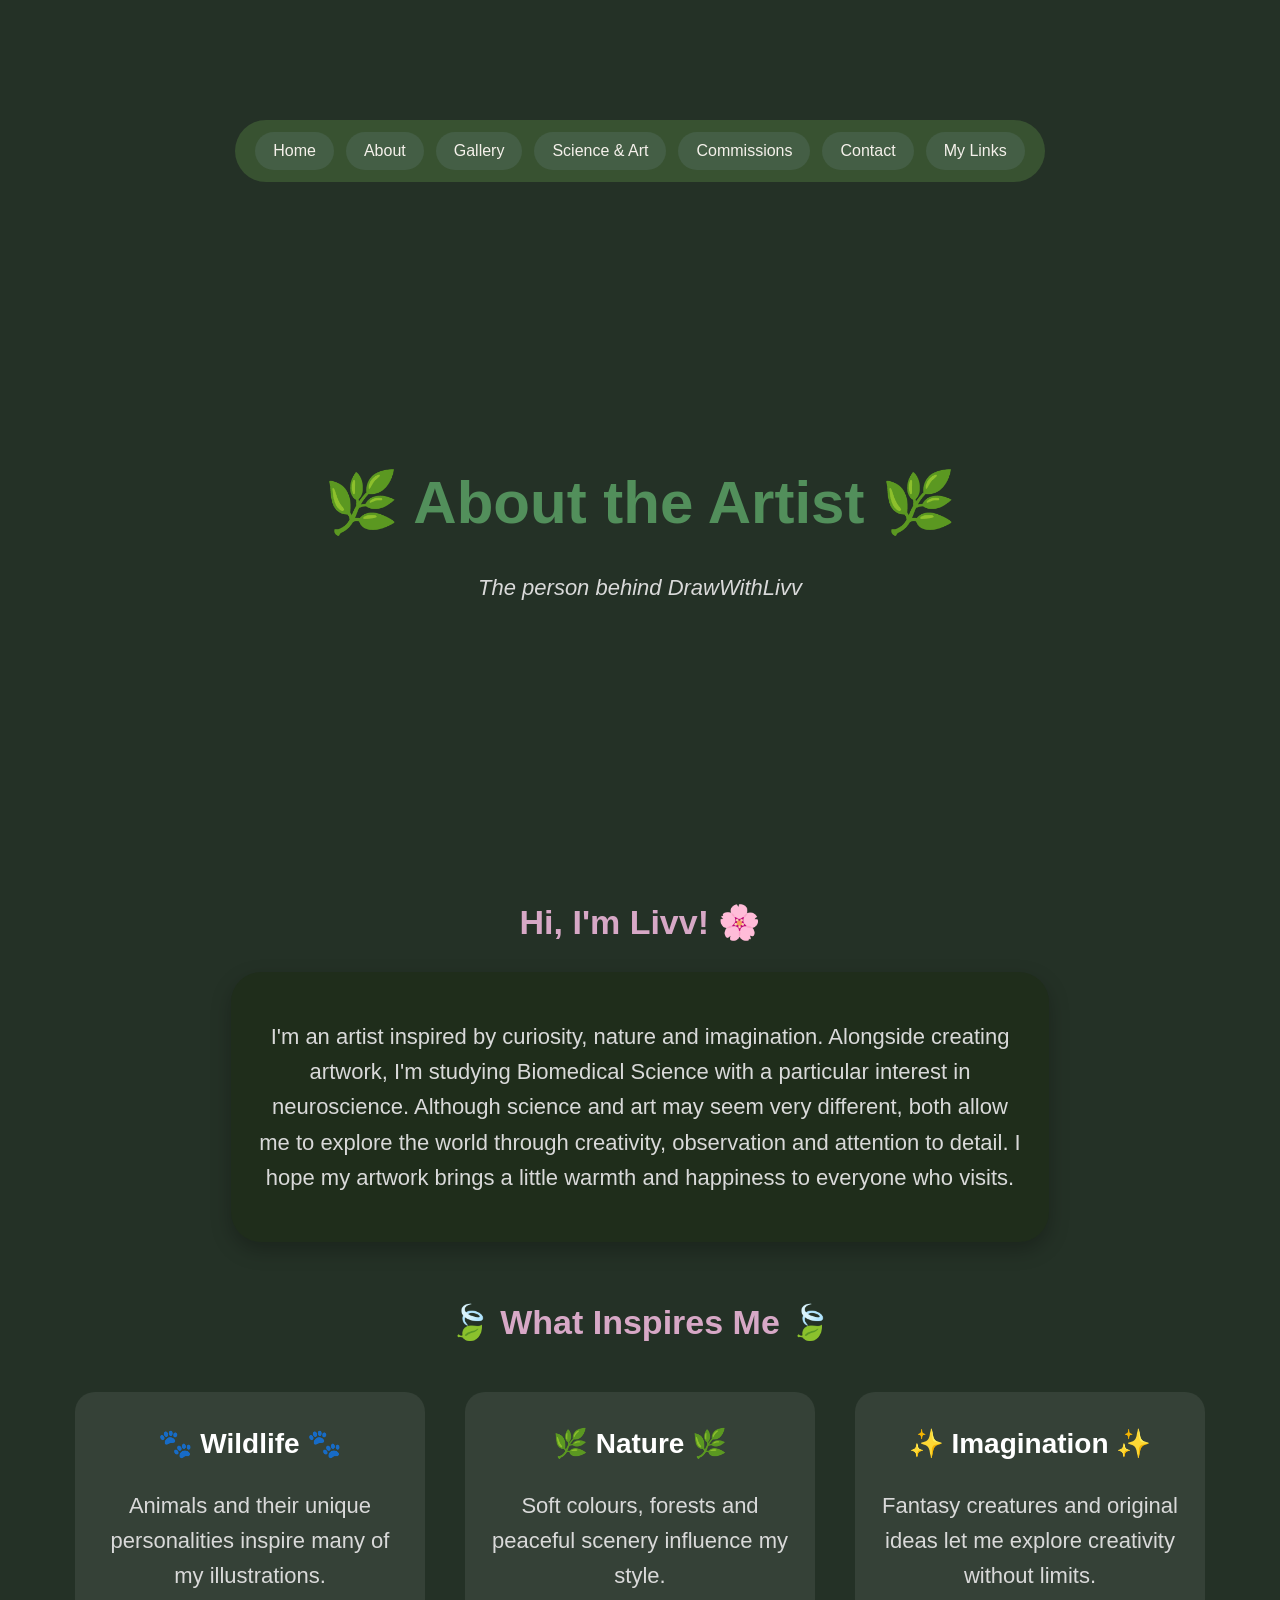
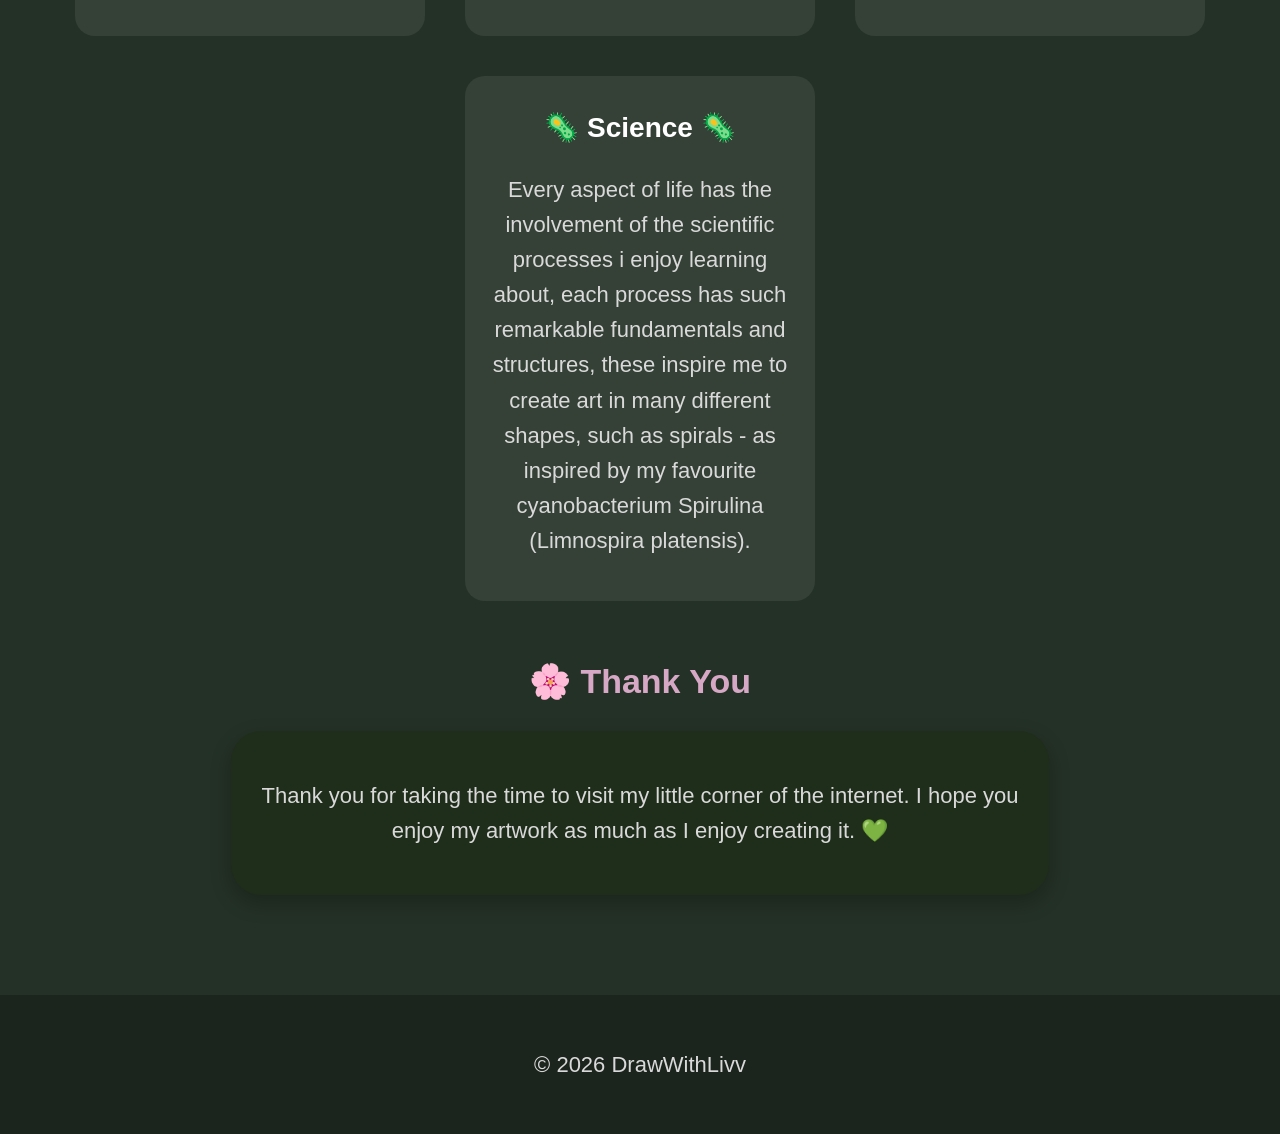
<file: about.html>
<!DOCTYPE html>
<html lang="en">

<head>
<!-- Google tag (gtag.js) -->
<script async src="https://www.googletagmanager.com/gtag/js?id=G-Z549JHGPP0"></script>
<script>
  window.dataLayer = window.dataLayer || [];
  function gtag(){dataLayer.push(arguments);}
  gtag('js', new Date());

  gtag('config', 'G-Z549JHGPP0');
</script>
<meta charset="UTF-8">

<meta name="viewport" content="width=device-width, initial-scale=1.0">

<title>About | DrawWithLivv</title>

<link rel="stylesheet" href="style.css">

</head>

<body>

<nav>
    <a href="index.html">Home</a>
    <a href="about.html">About</a>
    <a href="index.html#art">Gallery</a>
  <a href="science-art.html#art">Science & Art</a>
    <a href="commissions.html">Commissions</a>
    <a href="index.html#contact">Contact</a>
   <a href="links.html">My Links</a>
</nav>
<header class="hero">

<h1>🌿 About the Artist 🌿</h1>

<p class="tagline">

The person behind DrawWithLivv

</p>

</header>

<section>

<h2>Hi, I'm Livv! 🌸</h2>

<div class="note">

<p>

I'm an artist inspired by curiosity, nature and imagination.

Alongside creating artwork, I'm studying Biomedical Science with a particular interest in neuroscience.

Although science and art may seem very different, both allow me to explore the world through creativity, observation and attention to detail.

I hope my artwork brings a little warmth and happiness to everyone who visits.

</p>

</div>

</section>

<section>

<h2>🍃 What Inspires Me 🍃</h2>

<div class="gallery">

<div class="artwork">

<h3>🐾 Wildlife 🐾</h3>

<p>

Animals and their unique personalities inspire many of my illustrations.

</p>

</div>

<div class="artwork">

<h3>🌿 Nature 🌿</h3>

<p>

Soft colours, forests and peaceful scenery influence my style.

</p>

</div>

<div class="artwork">

<h3>✨ Imagination ✨</h3>

<p>

Fantasy creatures and original ideas let me explore creativity without limits.

</p>

</div>

<div class="artwork">

<h3>🦠 Science 🦠 </h3>

<p>

Every aspect of life has the involvement of the scientific processes i enjoy learning about, each process has such remarkable fundamentals and structures, these inspire me to create art in many different shapes, such as spirals - as inspired by my favourite cyanobacterium Spirulina (Limnospira platensis).

</p>

</div>


</div>

</section>

<section>

<h2>🌸 Thank You</h2>

<div class="note">

<p>

Thank you for taking the time to visit my little corner of the internet.

I hope you enjoy my artwork as much as I enjoy creating it.

💚

</p>

</div>

</section>

<footer>

<p>

© 2026 DrawWithLivv

</p>

</footer>

</body>

</html>
</file>
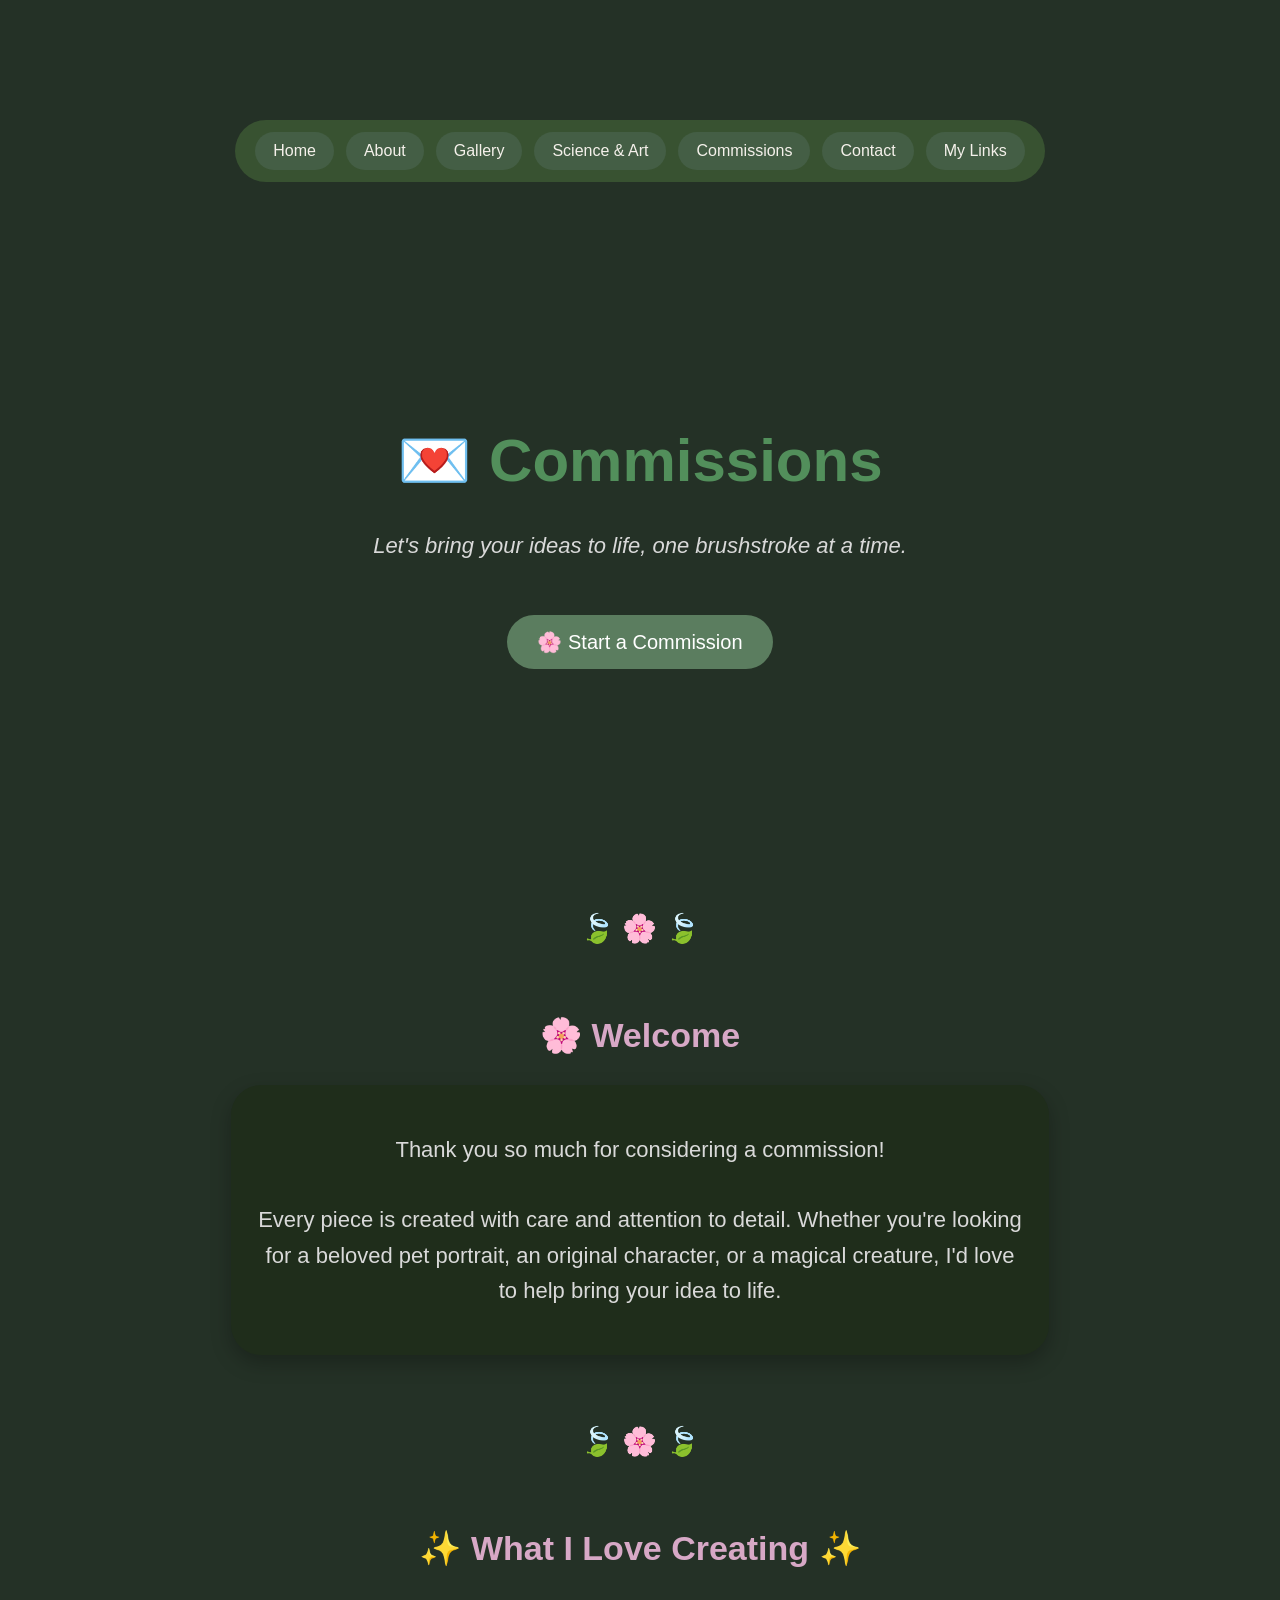
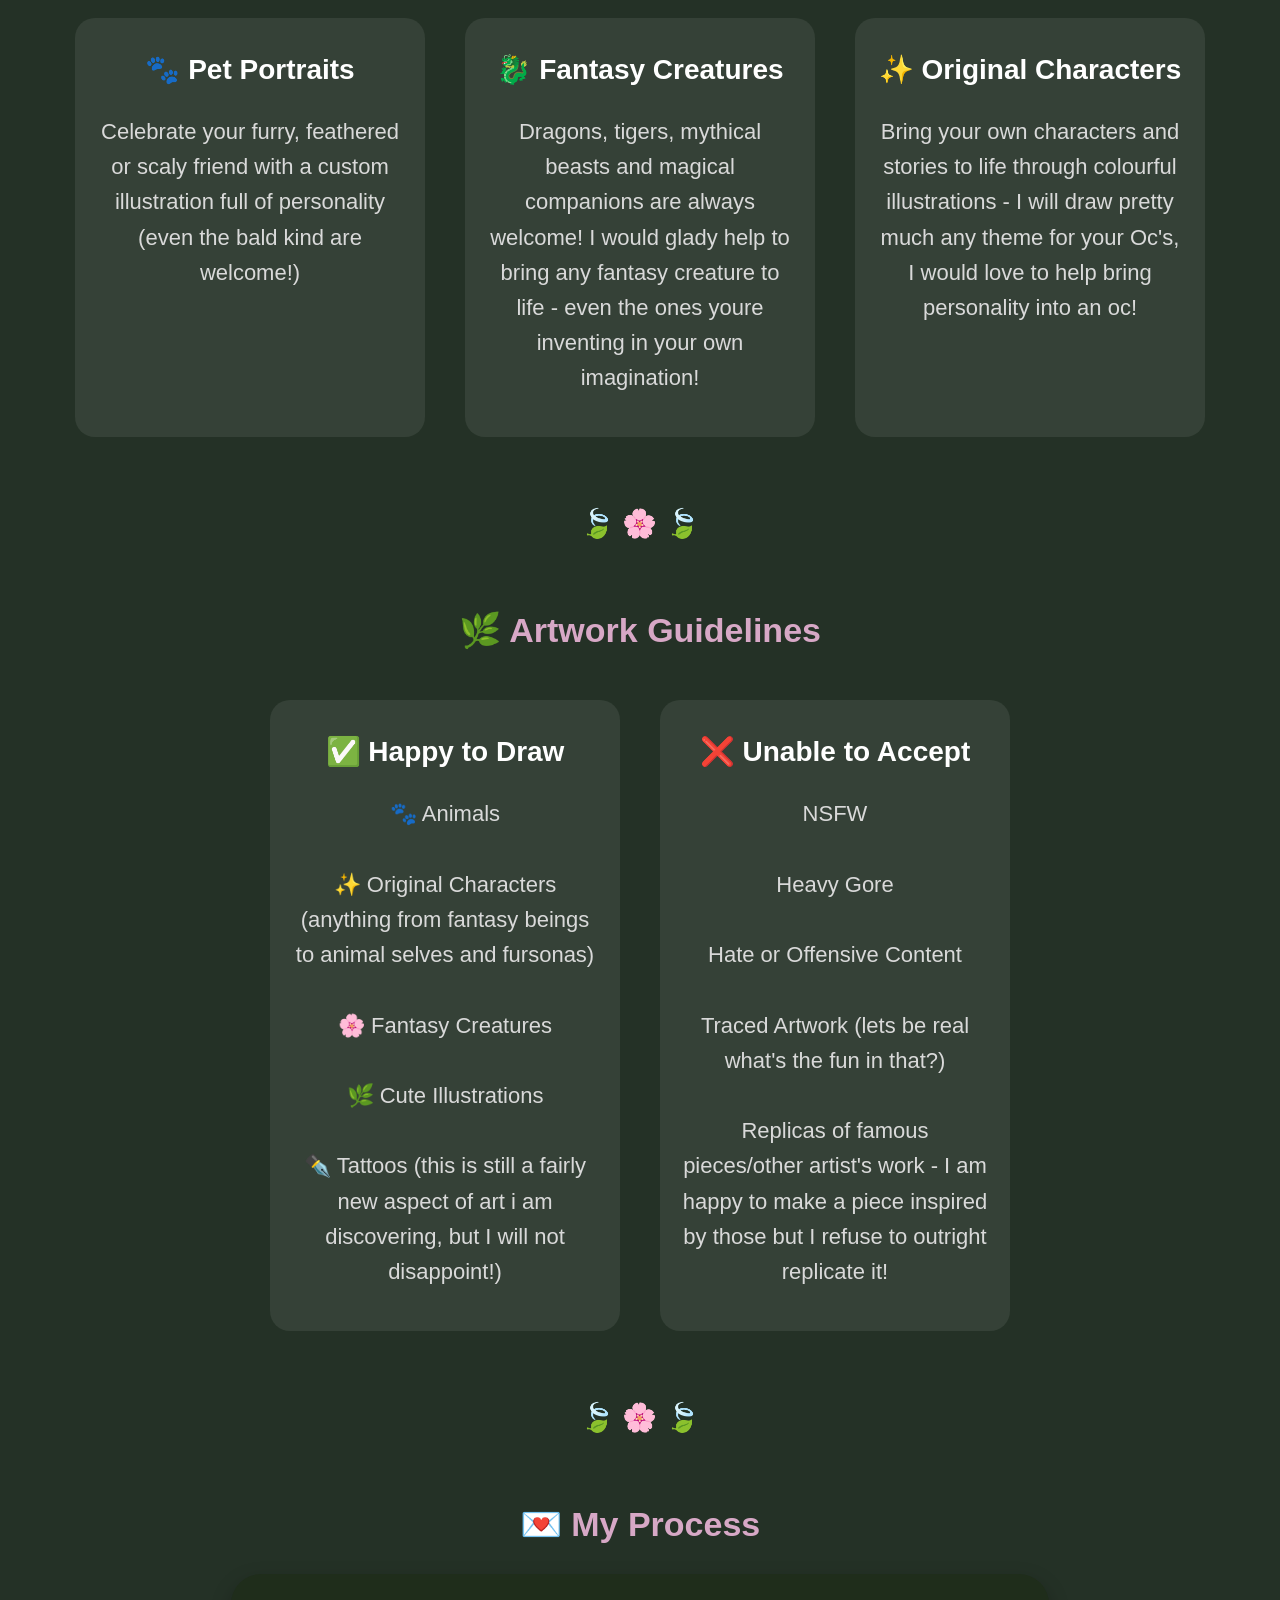
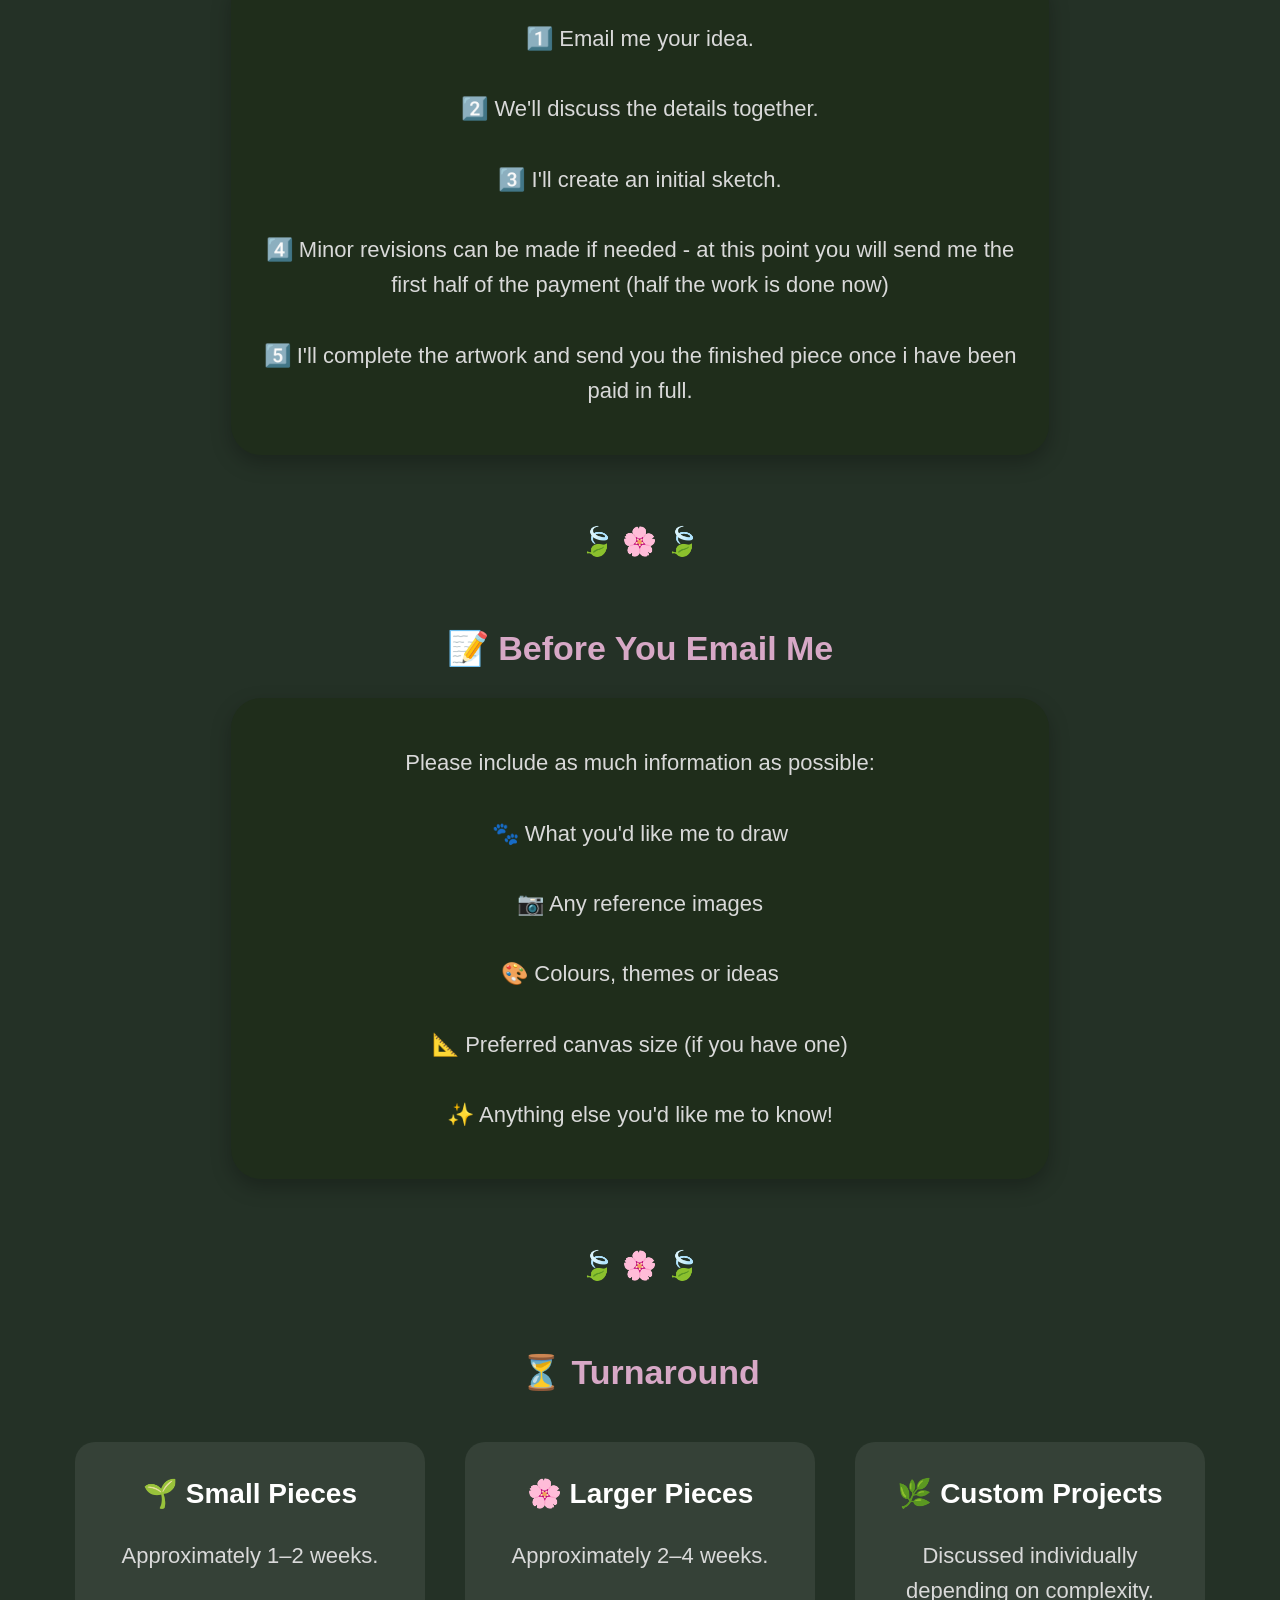
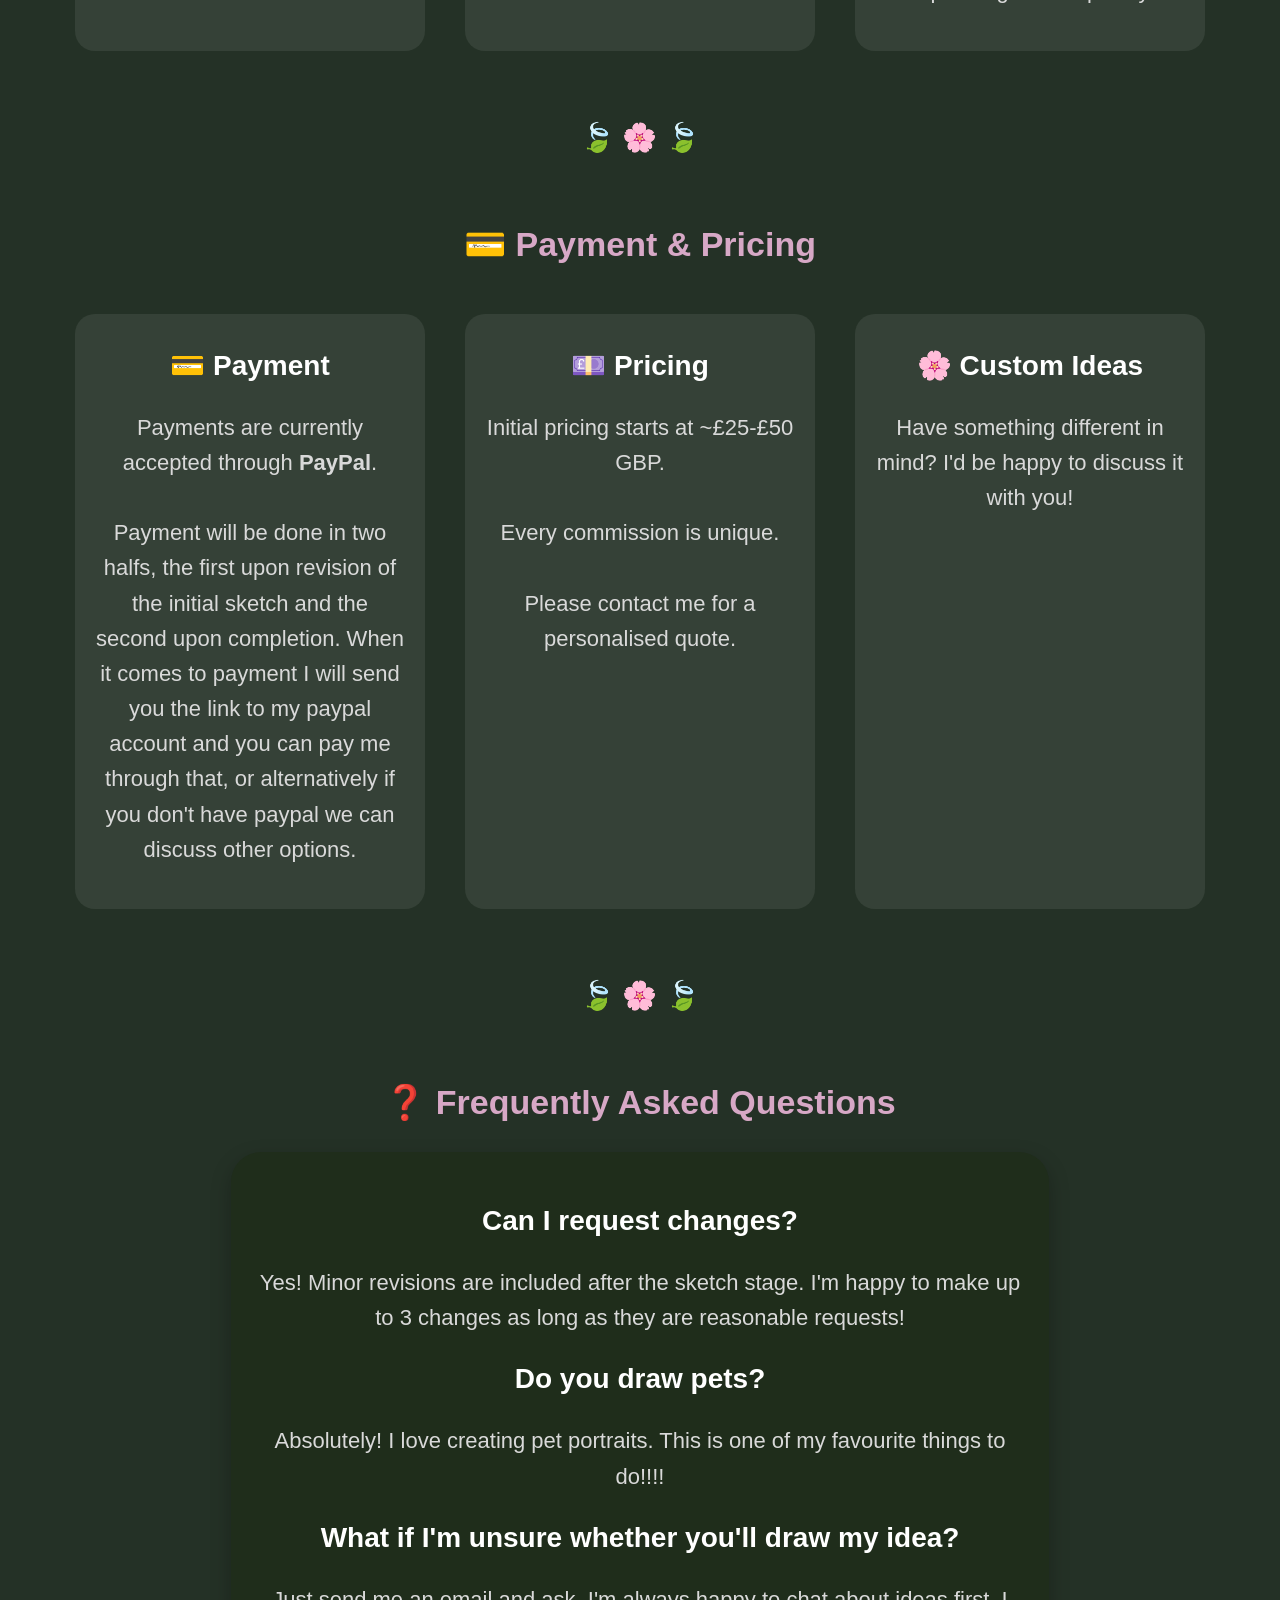
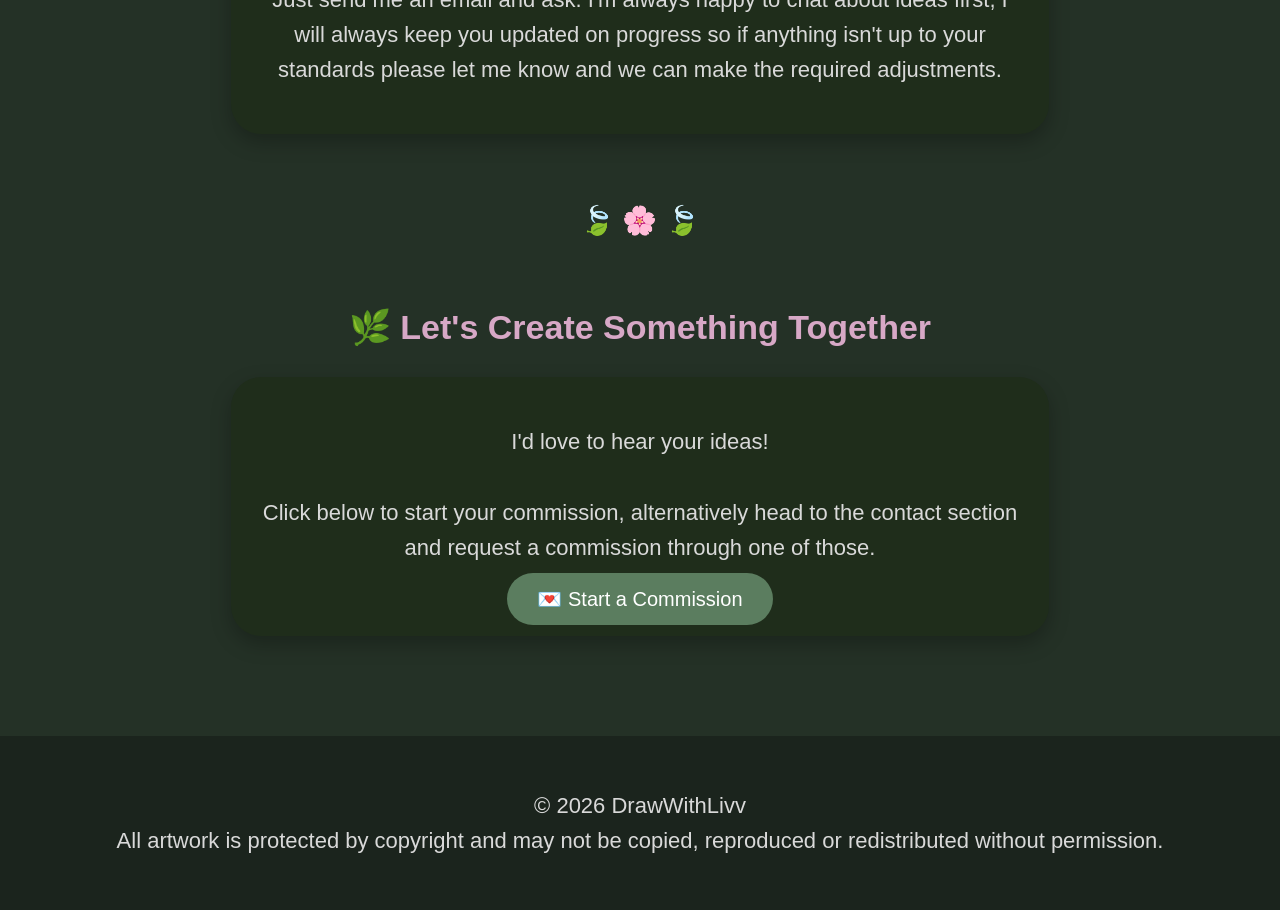
<file: commissions.html>
<!DOCTYPE html>
<html lang="en">

<head>
   
  <!--- pinterest --->
    <meta name="p:domain_verify" content="30b4c8f809db06b66f9fc21a6976aa6a"/> 
  
  <!-- Google tag (gtag.js) -->
<script async src="https://www.googletagmanager.com/gtag/js?id=G-Z549JHGPP0"></script>
<script>
  window.dataLayer = window.dataLayer || [];
  function gtag(){dataLayer.push(arguments);}
  gtag('js', new Date());

  gtag('config', 'G-Z549JHGPP0');
</script>
    <meta charset="UTF-8">
    <meta name="viewport" content="width=device-width, initial-scale=1.0">

    <title>DrawWithLivv | Commissions</title>

    <link rel="stylesheet" href="style.css">

</head>

<body>

<nav>
    <a href="index.html">Home</a>
    <a href="about.html">About</a>
   <a href="Gallery.html#art">Gallery</a>
   <a href="science-art.html#art">Science & Art</a>
    <a href="commissions.html">Commissions</a>
    <a href="index.html#contact">Contact</a>
   <a href="links.html">My Links</a>
</nav>

<header class="hero">

    <h1>💌 Commissions</h1>

    <p class="tagline">
        Let's bring your ideas to life, one brushstroke at a time.
    </p>

    <a href="mailto:drawwithlivv@gmail.com" class="hero-button">
        🌸 Start a Commission
    </a>

</header>

<div class="divider">🍃 🌸 🍃</div>

<section>

<h2>🌸 Welcome</h2>

<div class="note">

<p>

Thank you so much for considering a commission!

<br><br>

Every piece is created with care and attention to detail. Whether you're looking for a beloved pet portrait, an original character, or a magical creature, I'd love to help bring your idea to life.

</p>

</div>

</section>

<div class="divider">🍃 🌸 🍃</div>

<section>

<h2>✨ What I Love Creating ✨</h2>

<div class="gallery">

<div class="artwork">

<h3>🐾 Pet Portraits</h3>

<p>
Celebrate your furry, feathered or scaly friend with a custom illustration full of personality (even the bald kind are welcome!)
</p>

</div>

<div class="artwork">

<h3>🐉 Fantasy Creatures</h3>

<p>
Dragons, tigers, mythical beasts and magical companions are always welcome! I would glady help to bring any fantasy creature to life - even the ones youre inventing in your own imagination!
</p>

</div>

<div class="artwork">

<h3>✨ Original Characters</h3>

<p>
Bring your own characters and stories to life through colourful illustrations - I will draw pretty much any theme for your Oc's, I would love to help bring personality into an oc!
</p>

</div>

</div>

</section>

<div class="divider">🍃 🌸 🍃</div>

<section>

<h2>🌿 Artwork Guidelines</h2>

<div class="gallery">

<div class="artwork">

<h3>✅ Happy to Draw</h3>

<p>

🐾 Animals

<br><br>

✨ Original Characters (anything from fantasy beings to animal selves and fursonas)

<br><br>

🌸 Fantasy Creatures 

<br><br>

🌿 Cute Illustrations 

<br><br>

✒️ Tattoos (this is still a fairly new aspect of art i am discovering, but I will not disappoint!)

</p>

</div>

<div class="artwork">

<h3>❌ Unable to Accept</h3>

<p>

NSFW

<br><br>

Heavy Gore

<br><br>

Hate or Offensive Content

<br><br>

Traced Artwork (lets be real what's the fun in that?)

<br><br>

Replicas of famous pieces/other artist's work - I am happy to make a piece inspired by those but I refuse to outright replicate it!
  
</p>

</div>

</div>

</section>

<div class="divider">🍃 🌸 🍃</div>

<section>

<h2>💌 My Process</h2>

<div class="note">

<p>

1️⃣ Email me your idea.

<br><br>

2️⃣ We'll discuss the details together.

<br><br>

3️⃣ I'll create an initial sketch.

<br><br>

4️⃣ Minor revisions can be made if needed - at this point you will send me the first half of the payment (half the work is done now)

<br><br>

5️⃣ I'll complete the artwork and send you the finished piece once i have been paid in full.

</p>

</div>

</section>

<div class="divider">🍃 🌸 🍃</div>

<section>

<h2>📝 Before You Email Me</h2>

<div class="note">

<p>

Please include as much information as possible:

<br><br>

🐾 What you'd like me to draw

<br><br>

📷 Any reference images

<br><br>

🎨 Colours, themes or ideas

<br><br>

📐 Preferred canvas size (if you have one)

<br><br>

✨ Anything else you'd like me to know!

</p>

</div>

</section>

<div class="divider">🍃 🌸 🍃</div>

<section>

<h2>⏳ Turnaround</h2>

<div class="gallery">

<div class="artwork">

<h3>🌱 Small Pieces</h3>

<p>Approximately 1–2 weeks.</p>

</div>

<div class="artwork">

<h3>🌸 Larger Pieces</h3>

<p>Approximately 2–4 weeks.</p>

</div>

<div class="artwork">

<h3>🌿 Custom Projects</h3>

<p>Discussed individually depending on complexity.</p>

</div>

</div>

</section>

<div class="divider">🍃 🌸 🍃</div>

<section>

<h2>💳 Payment & Pricing</h2>

<div class="gallery">

<div class="artwork">

<h3>💳 Payment</h3>

<p>

Payments are currently accepted through <strong>PayPal</strong>.

<br><br>

Payment will be done in two halfs, the first upon revision of the initial sketch and the second upon completion. When it comes to payment I will send you the link to my paypal account and you can pay me through that, or alternatively if you don't have paypal we can discuss other options.

</p>

</div>

<div class="artwork">

<h3>💷 Pricing</h3>

<p>

Initial pricing starts at ~£25-£50 GBP. 

<br><br>

Every commission is unique.

<br><br>

Please contact me for a personalised quote.

</p>

</div>

<div class="artwork">

<h3>🌸 Custom Ideas</h3>

<p>

Have something different in mind?

I'd be happy to discuss it with you!

</p>

</div>

</div>

</section>

<div class="divider">🍃 🌸 🍃</div>

<section>

<h2>❓ Frequently Asked Questions</h2>

<div class="note">

<h3>Can I request changes?</h3>

<p>
Yes! Minor revisions are included after the sketch stage. I'm happy to make up to 3 changes as long as they are reasonable requests!
</p>

<h3>Do you draw pets?</h3>

<p>
Absolutely! I love creating pet portraits. This is one of my favourite things to do!!!!
</p>

<h3>What if I'm unsure whether you'll draw my idea?</h3>

<p>
Just send me an email and ask. I'm always happy to chat about ideas first, I will always keep you updated on progress so if anything isn't up to your standards please let me know and we can make the required adjustments. 
</p>

</div>

</section>

<div class="divider">🍃 🌸 🍃</div>

<section>

<h2>🌿 Let's Create Something Together</h2>

<div class="note">

<p>

I'd love to hear your ideas!

<br><br>

Click below to start your commission, alternatively head to the contact section and request a commission through one of those.

</p>

<a href="mailto:drawwithlivv@gmail.com?subject=Commission%20Enquiry" class="hero-button">
    💌 Start a Commission
</a>

</div>

</section>

<footer>

<p>

© 2026 DrawWithLivv

<br>

All artwork is protected by copyright and may not be copied, reproduced or redistributed without permission.

</p>

</footer>

</body>

</html>
</file>
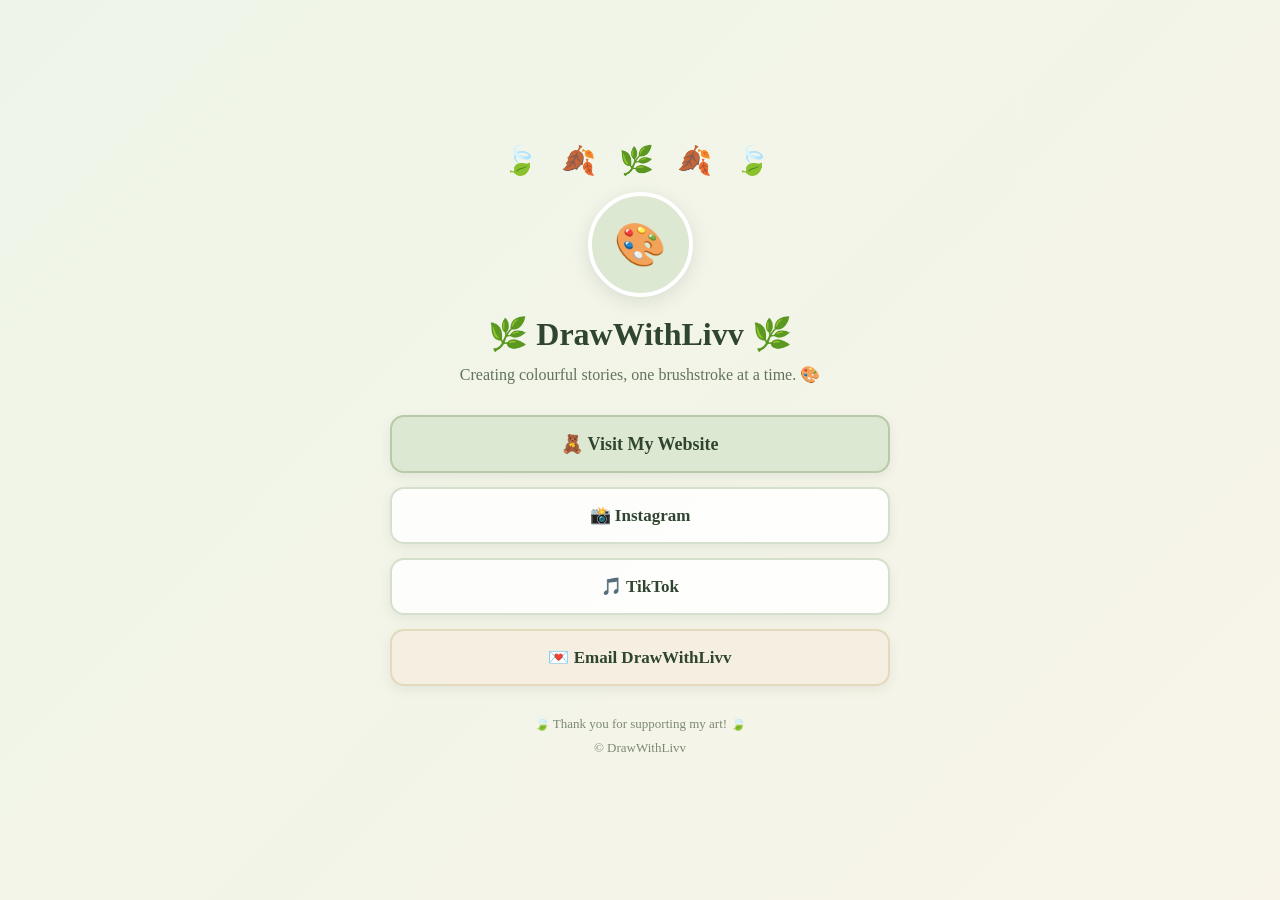
<file: links.html>
<!DOCTYPE html>
<html lang="en">
<head>
    <meta charset="UTF-8">
    <meta name="viewport" content="width=device-width, initial-scale=1.0">

    <title>DrawWithLivv | My Links</title>

    <style>
        * {
            box-sizing: border-box;
        }

        body {
            margin: 0;
            min-height: 100vh;
            font-family: Georgia, "Times New Roman", serif;
            background: linear-gradient(135deg, #eef5e8, #f8f4e9);
            color: #30452f;

            display: flex;
            justify-content: center;
            align-items: center;

            padding: 30px 15px;
        }

        .container {
            width: 100%;
            max-width: 500px;
            text-align: center;
        }

        .decor {
            font-size: 28px;
            letter-spacing: 8px;
            margin-bottom: 15px;
        }

        .profile {
            width: 105px;
            height: 105px;
            border-radius: 50%;
            margin: 0 auto 18px;

            background: #dce8d2;
            border: 4px solid #ffffff;

            display: flex;
            justify-content: center;
            align-items: center;

            font-size: 42px;

            box-shadow: 0 5px 18px rgba(48, 69, 47, 0.12);
        }

        h1 {
            margin: 0;
            font-size: 32px;
            color: #30452f;
        }

        .tagline {
            margin: 10px 0 28px;
            font-size: 16px;
            color: #61735c;
            line-height: 1.5;
        }

        .links {
            display: flex;
            flex-direction: column;
            gap: 14px;
        }

        .link {
            display: block;
            width: 100%;

            padding: 16px 20px;

            background: rgba(255, 255, 255, 0.88);
            color: #30452f;

            text-decoration: none;
            font-size: 17px;
            font-weight: bold;

            border: 2px solid #d4dfcc;
            border-radius: 14px;

            box-shadow: 0 4px 12px rgba(48, 69, 47, 0.08);

            transition: all 0.2s ease;
        }

        .link:hover {
            transform: translateY(-3px);
            background: #ffffff;
            border-color: #9caf91;
            box-shadow: 0 7px 18px rgba(48, 69, 47, 0.14);
        }

        .main-link {
            background: #dce8d2;
            border-color: #b8caaa;
            font-size: 18px;
        }

        .main-link:hover {
            background: #d3e1c8;
        }

        .discord {
            background: #e6eee0;
        }

        .email {
            background: #f4efe1;
            border-color: #e4d9bd;
        }

        .footer {
            margin-top: 30px;
            font-size: 13px;
            color: #7b8976;
        }

        .footer span {
            display: block;
            margin-top: 8px;
        }

        @media (max-width: 500px) {
            body {
                padding: 25px 14px;
            }

            h1 {
                font-size: 28px;
            }

            .link {
                padding: 15px 18px;
            }
        }
    </style>
</head>

<body>

    <main class="container">

        <div class="decor">🍃 🍂 🌿 🍂 🍃</div>

        <div class="profile">
            🎨
        </div>

        <h1>🌿 DrawWithLivv 🌿</h1>

        <p class="tagline">
            Creating colourful stories, one brushstroke at a time. 🎨
        </p>

        <div class="links">

            <a
                class="link main-link"
                href="https://drawwithlivv-ux.github.io/DrawWithLiv/"
            >
                🧸 Visit My Website
            </a>

            <a
                class="link"
                href="https://www.instagram.com/drawwithlivv/"
                target="_blank"
                rel="noopener noreferrer"
            >
                📸 Instagram
            </a>

            <a
                class="link"
                href="https://www.tiktok.com/@draw_with_livv"
                target="_blank"
                rel="noopener noreferrer"
            >
                🎵 TikTok
            </a>

            <a
                class="link email"
                href="mailto:drawwithlivv@gmail.com"
            >
                💌 Email DrawWithLivv
            </a>

        </div>

        <div class="footer">
            🍃 Thank you for supporting my art! 🍃
            <span>© DrawWithLivv</span>
        </div>

    </main>

</body>
</html>
</file>
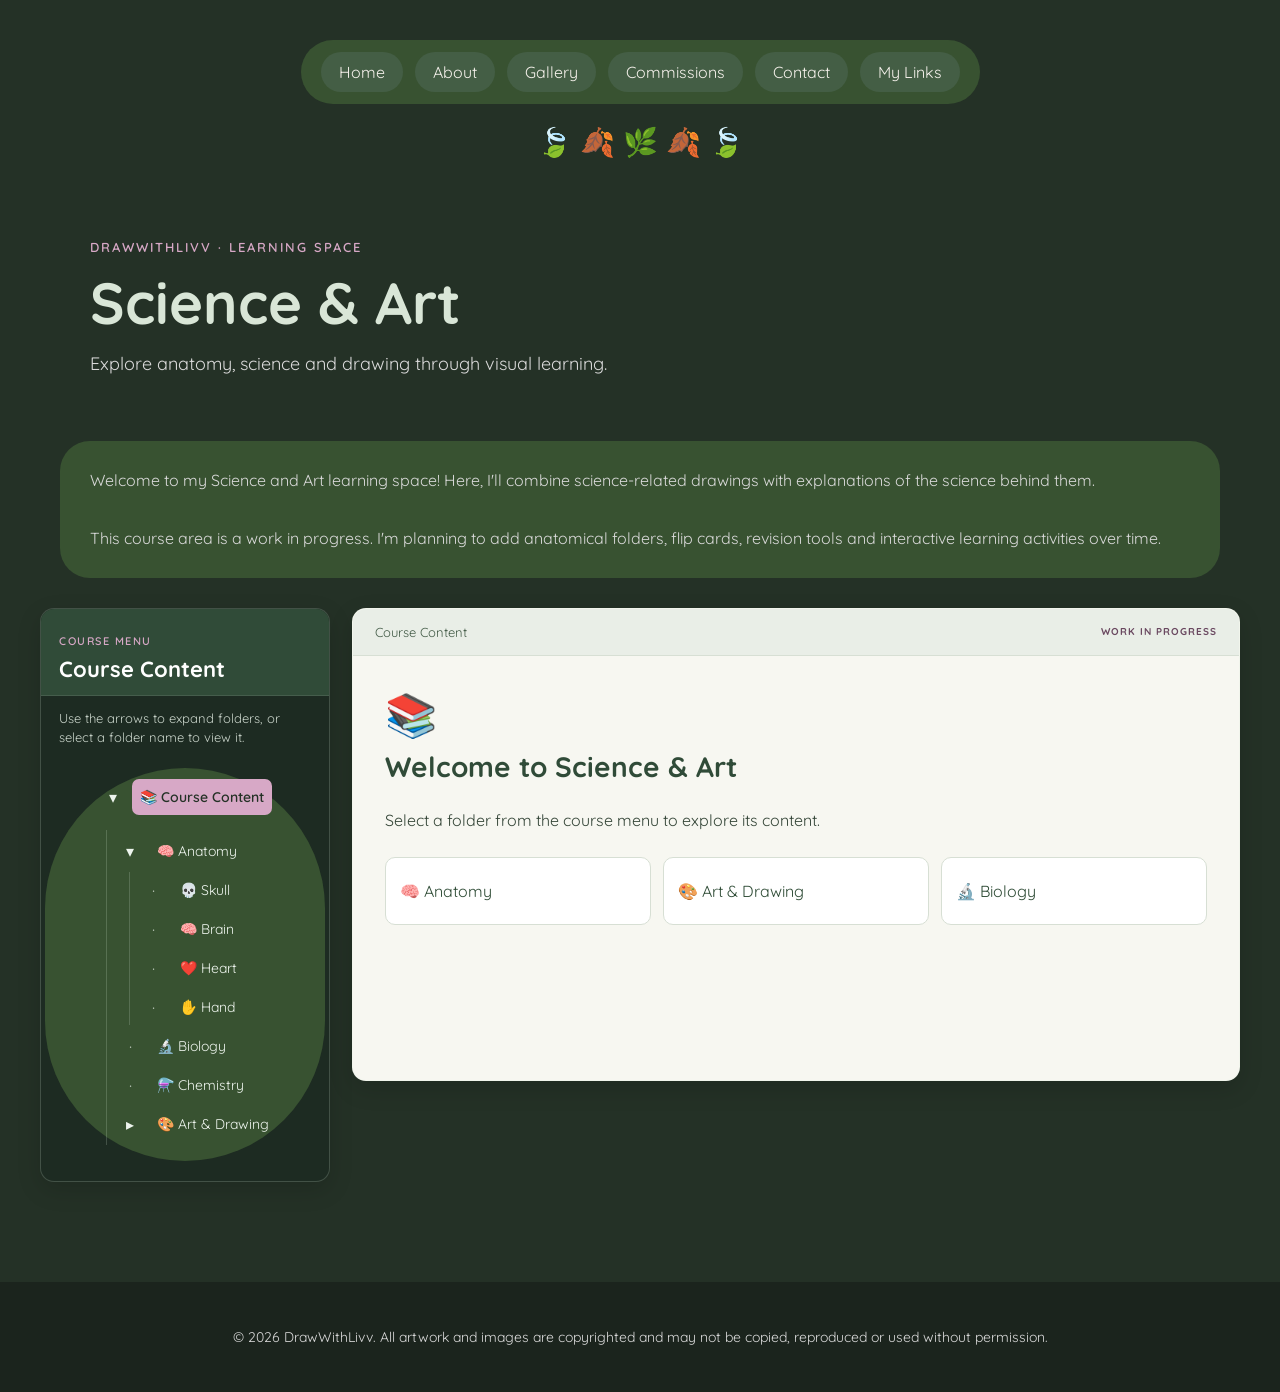
<file: science-art.html>
<!DOCTYPE html>
<html lang="en">
<head>
    <meta charset="UTF-8">
    <meta name="viewport" content="width=device-width, initial-scale=1.0">

    <meta name="p:domain_verify" content="30b4c8f809db06b66f9fc21a6976aa6a">

    <title>Science and Art | DrawWithLivv</title>

    <!-- Keep the existing website styling -->
    <link rel="preconnect" href="https://fonts.googleapis.com">
    <link rel="preconnect" href="https://fonts.gstatic.com" crossorigin>

    <link href="https://fonts.googleapis.com/css2?family=Quicksand:wght@400;600&family=Caveat:wght@700&display=swap" rel="stylesheet">

    <link rel="stylesheet" href="style.css">

    <!-- Google Analytics -->
    <script async src="https://www.googletagmanager.com/gtag/js?id=G-Z549JHGPP0"></script>
    <script>
        window.dataLayer = window.dataLayer || [];
        function gtag() {
            dataLayer.push(arguments);
        }
        gtag('js', new Date());
        gtag('config', 'G-Z549JHGPP0');
    </script>

    <style>
        /* ==============================
           SCIENCE & ART COURSE DESIGN
        ============================== */

        .science-art-page {
            padding-top: 20px;
            text-align: left;
        }

        .science-art-page .site-nav {
            position: sticky;
            top: 10px;
            z-index: 1000;
        }

        .course-heading {
            max-width: 1100px;
            margin: 45px auto 25px;
            padding: 20px;
        }

        .course-kicker {
            color: #d7a8c6;
            font-size: 13px;
            font-weight: 600;
            letter-spacing: 2px;
        }

        .course-heading h1 {
            margin: 0;
            color: #d9e6d7;
            font-size: clamp(36px, 6vw, 58px);
            line-height: 1.1;
        }

        .course-subtitle {
            margin-top: 15px;
            font-size: 18px;
        }

        .course-intro {
            max-width: 1100px;
            margin: 20px auto 30px;
            padding: 25px 30px;
            text-align: left;
        }

        .course-intro p {
            margin: 0;
            font-size: 16px;
            line-height: 1.8;
        }

        /* Main two-column layout */

        .course-shell {
            display: grid;
            grid-template-columns: minmax(220px, 290px) minmax(0, 1fr);
            gap: 22px;
            max-width: 1200px;
            margin: 30px auto 70px;
            padding: 0 20px;
            align-items: start;
        }

        .course-sidebar,
        .course-main {
            min-width: 0;
            overflow: hidden;
            border: 1px solid rgba(215, 232, 215, 0.2);
            border-radius: 14px;
            box-shadow: 0 8px 24px rgba(0, 0, 0, 0.14);
        }

        /* Sidebar */

        .course-sidebar {
            background: #1d2b22;
            color: #edf4ed;
        }

        .sidebar-heading {
            padding: 20px 18px 12px;
            background: #304b38;
            border-bottom: 1px solid rgba(255,255,255,0.1);
        }

        .sidebar-eyebrow {
            color: #d7a8c6;
            font-size: 11px;
            font-weight: 600;
            letter-spacing: 1.5px;
        }

        .sidebar-heading h2 {
            margin: 6px 0 0;
            color: white;
            font-size: 22px;
        }

        .sidebar-hint {
            padding: 0 18px;
            color: #c8d3c9;
            font-size: 13px;
            line-height: 1.5;
        }

        .course-tree {
            padding: 8px 10px 16px;
        }

        .tree-row {
            display: flex;
            align-items: center;
            gap: 5px;
            margin: 3px 0;
        }

        .tree-toggle,
        .tree-select {
            border: 0;
            color: #edf4ed;
            background: transparent;
            border-radius: 7px;
            cursor: pointer;
            font: inherit;
            text-align: left;
        }

        .tree-toggle {
            width: 28px;
            min-width: 28px;
            padding: 8px 4px;
            text-align: center;
        }

        .tree-toggle:disabled {
            cursor: default;
            opacity: 0.7;
        }

        .tree-select {
            flex: 1;
            min-width: 0;
            padding: 9px 8px;
            overflow-wrap: anywhere;
            font-size: 14px;
        }

        .tree-toggle:hover,
        .tree-select:hover {
            background: #3d5d45;
        }

        .tree-select[aria-current="page"] {
            background: #d7a8c6;
            color: #243126;
            font-weight: 600;
        }

        .tree-children {
            margin-left: 13px;
            padding-left: 9px;
            border-left: 1px solid rgba(215, 232, 215, 0.2);
        }

        /* Main content panel */

        .course-main {
            background: #f7f7f1;
            color: #27372b;
        }

        .course-toolbar {
            display: flex;
            flex-wrap: wrap;
            align-items: center;
            justify-content: space-between;
            gap: 10px;
            padding: 15px 22px;
            background: #e9eee7;
            border-bottom: 1px solid #d7dfd4;
        }

        .course-breadcrumb {
            display: flex;
            flex-wrap: wrap;
            align-items: center;
            gap: 7px;
            color: #425a46;
            font-size: 13px;
        }

        .course-breadcrumb button {
            border: 0;
            padding: 3px 0;
            background: transparent;
            color: #365e40;
            font: inherit;
            text-decoration: underline;
            cursor: pointer;
        }

        .course-status {
            color: #6a4860;
            font-size: 10px;
            font-weight: 700;
            letter-spacing: 1px;
        }

        .course-view {
            min-height: 360px;
            padding: clamp(18px, 3vw, 32px);
        }

        .course-view h2 {
            margin-top: 8px;
            color: #304b38;
            font-size: 28px;
        }

        .course-view h3 {
            color: #304b38;
        }

        .course-view p {
            color: #354638;
            font-size: 16px;
            line-height: 1.65;
        }

        .welcome-icon {
            font-size: 42px;
        }

        /* Welcome shortcuts and folder cards */

        .quick-links,
        .folder-items {
            display: grid;
            grid-template-columns: repeat(auto-fit, minmax(170px, 1fr));
            gap: 12px;
            margin-top: 24px;
        }

        .quick-link,
        .course-item {
            display: flex;
            align-items: center;
            gap: 10px;
            width: 100%;
            min-height: 68px;
            padding: 14px;
            border: 1px solid #d7dfd4;
            border-radius: 10px;
            background: white;
            color: #2f4c36;
            text-align: left;
            cursor: pointer;
            font: inherit;
            transition: background 0.15s ease, border-color 0.15s ease;
        }

        .quick-link:hover,
        .course-item:hover {
            background: #edf3ea;
            border-color: #8fa992;
        }

        .course-item .item-icon {
            font-size: 25px;
        }

        .course-item .item-copy {
            display: flex;
            flex-direction: column;
            gap: 4px;
        }

        .course-item .item-title {
            font-weight: 600;
        }

        .course-item .item-description {
            color: #667567;
            font-size: 12px;
            line-height: 1.4;
        }

        .course-notice {
            padding: 16px;
            border-left: 4px solid #d7a8c6;
            border-radius: 6px;
            background: #edf3ea;
        }

       ```css
/* Make the flip-card text readable */
.course-view .artwork.flip-card {
    color: #263a2c;
}

.course-view .artwork.flip-card h3,
.course-view .artwork.flip-card h4 {
    color: #dcebdc !important;
}

.course-view .artwork.flip-card p {
    color: #edf3eb !important;
    font-size: 14px;
    line-height: 1.7;
}

/* Keep the back of the card readable, too */
.course-view .artwork.flip-card .flip-card-back {
    background: #304b38;
    color: #edf3eb;
}

.course-view .artwork.flip-card .flip-card-back h3,
.course-view .artwork.flip-card .flip-card-back h4 {
    color: #f1cde3 !important;
}

.course-view .artwork.flip-card .flip-card-back p {
    color: #edf3eb !important;
}

        
.science-art-page .science-art-divider {
    display: flex !important;
    justify-content: center !important;
    align-items: center;
    width: 100% !important;
    text-align: center !important;
    margin: 20px auto !important;
    padding: 0 !important;
    box-sizing: border-box;
    float: none !important;
}

        
        .science-art-page footer {
            text-align: center;
        }

        .science-art-page footer p {
            font-size: 14px;
        }

        /* Mobile layout */

        @media (max-width: 760px) {
            .course-shell {
                grid-template-columns: 1fr;
                padding: 0 12px;
            }

            .course-heading {
                margin-top: 25px;
                padding: 15px;
            }

            .course-intro {
                margin: 15px 12px 25px;
                padding: 20px;
            }

            .course-view {
                min-height: 260px;
            }
        }

        @media (prefers-reduced-motion: reduce) {
            .flip-card-inner {
                transition: none;
            }
        }
    </style>
</head>

<body class="science-art-page">

    <!-- Main website navigation -->
    <nav class="site-nav" aria-label="Main navigation">
        <a href="index.html">Home</a>
        <a href="about.html">About</a>
         <a href="Gallery.html#art">Gallery</a>
        <a href="commissions.html">Commissions</a>
        <a href="index.html#contact">Contact</a>
        <a href="links.html">My Links</a>
    </nav>

 
<div class="divider science-art-divider" aria-hidden="true">
    🍃 🍂 🌿 🍂 🍃
</div>


    <!-- Page heading -->
    <header class="course-heading">
        <p class="course-kicker">DRAWWITHLIVV · LEARNING SPACE</p>
        <h1>Science &amp; Art</h1>
        <p class="course-subtitle">
            Explore anatomy, science and drawing through visual learning.
        </p>
    </header>

    <section class="intro-box course-intro">
        <p>
            Welcome to my Science and Art learning space! Here, I'll combine
            science-related drawings with explanations of the science behind them.
            <br><br>
            This course area is a work in progress. I'm planning to add anatomical
            folders, flip cards, revision tools and interactive learning activities
            over time.
        </p>
    </section>

    <!-- Blackboard-style course area -->
    <main class="course-shell" id="courseApp">

        <aside class="course-sidebar" aria-label="Course content navigation">
            <div class="sidebar-heading">
                <span class="sidebar-eyebrow">COURSE MENU</span>
                <h2>Course Content</h2>
            </div>

            <p class="sidebar-hint">
                Use the arrows to expand folders, or select a folder name to view it.
            </p>

            <nav id="courseTree" class="course-tree" aria-label="Course folders"></nav>
        </aside>

        <section class="course-main" aria-live="polite" aria-atomic="false">

            <div class="course-toolbar">
                <div id="courseBreadcrumb" class="course-breadcrumb">
                    <span>Course Content</span>
                </div>

                <span class="course-status">WORK IN PROGRESS</span>
            </div>

            <div id="courseView" class="course-view">
                <div class="welcome-panel">
                    <span class="welcome-icon">📚</span>
                    <h2>Welcome to Science &amp; Art</h2>
                    <p>Select a folder from the course menu to explore its content.</p>
                </div>
            </div>

        </section>
    </main>

    <!-- Skull artwork template -->
    <template id="skullContent">
        <article class="artwork flip-card"
                 tabindex="0"
                 role="button"
                 aria-pressed="false"
                 aria-label="Flip Skull - Right View artwork">

            <div class="flip-card-inner">

                <div class="flip-card-front">
                    <div class="image-container">
                        <div class="image-wrapper">
                            <img src="skull signed.png"
                                 alt="Skull - Right View"
                                 class="gallery-image">

                            <span class="watermark">©DrawWithLivv</span>
                        </div>
                    </div>

                    <h3>Skull - Right View</h3>

                    <p>
                        <strong>The human skull</strong><br><br>
                        This is currently a work in progress. The aim is to complete
                        a human skull with the correct features and structures,
                        interpreted with my own artistic twist.
                    </p>

                    <p>
                        <strong>References:</strong> I used the Complete Anatomy app
                        to help label the key aspects of the skull and check the
                        information.
                    </p>

                    <p class="flip-hint">
                        Click or press Enter to explore the artwork ↻
                    </p>
                </div>

                <div class="flip-card-back">
                    <h3>Skull - Right View</h3>
                    <h4>Science Behind the Artwork</h4>

                    <p>
                        The labelled osteology image shows the bone structures of
                        the skull and where each bone sits. Learning the general
                        structure helps me visualise where nerves and arteries may
                        travel in relation to the bones.
                    </p>

                    <p>
                        The facial nerves illustration is still in progress.
                        Some structures travel inside the skull or loop around it,
                        so a single drawing cannot show every part of their path.
                    </p>

                    <h4>Extra Sketches</h4>

                    <img src="skull labelled osteology signed.png"
                         alt="Labelled skull osteology sketch"
                         class="gallery-image">

                    <img src="skull signed.png"
                         alt="Additional skull sketch"
                         class="gallery-image">

                    <p class="flip-hint">
                        Click or press Enter to return to the artwork ↻
                    </p>
                </div>

            </div>
        </article>
    </template>

    <footer>
        <p>
            © 2026 DrawWithLivv. All artwork and images are copyrighted and may
            not be copied, reproduced or used without permission.
        </p>
    </footer>

    <script>
    (() => {
        const tree = document.getElementById("courseTree");
        const view = document.getElementById("courseView");
        const breadcrumb = document.getElementById("courseBreadcrumb");
        const skullTemplate = document.getElementById("skullContent");

        /*
         * COURSE FOLDERS
         * Add or edit folders here as your course grows.
         */
        const course = {
            id: "course",
            title: "Course Content",
            icon: "📚",
            description: "Welcome to your Science and Art learning space.",
            children: [
                {
                    id: "anatomy",
                    title: "Anatomy",
                    icon: "🧠",
                    description: "Explore the structures of the human body.",
                    children: [
                        {
                            id: "skull",
                            title: "Skull",
                            icon: "💀",
                            description: "Skull anatomy, bone structures and artwork.",
                            type: "skull"
                        },
                        {
                            id: "brain",
                            title: "Brain",
                            icon: "🧠",
                            description: "Brain structures and neurological artwork.",
                            type: "placeholder"
                        },
                        {
                            id: "heart",
                            title: "Heart",
                            icon: "❤️",
                            description: "Heart anatomy and the circulatory system.",
                            type: "placeholder"
                        },
                        {
                            id: "hand",
                            title: "Hand",
                            icon: "✋",
                            description: "Hand anatomy and related learning materials.",
                            type: "placeholder"
                        }
                    ]
                },
                {
                    id: "biology",
                    title: "Biology",
                    icon: "🔬",
                    description: "Biology topics and revision materials.",
                    children: []
                },
                {
                    id: "chemistry",
                    title: "Chemistry",
                    icon: "⚗️",
                    description: "Chemistry topics and revision materials.",
                    children: []
                },
                {
                    id: "art",
                    title: "Art & Drawing",
                    icon: "🎨",
                    description: "Drawing techniques, colour theory and art studies.",
                    children: [
                        {
                            id: "drawing",
                            title: "Drawing Techniques",
                            icon: "✏️",
                            description: "Sketching, shading and perspective.",
                            children: []
                        },
                        {
                            id: "colour-theory",
                            title: "Colour Theory",
                            icon: "🌈",
                            description: "Colour relationships and the colour wheel.",
                            children: []
                        }
                    ]
                }
            ]
        };

        let activeId = "course";
        const expanded = new Set(["course", "anatomy"]);
        const nodeMap = new Map();

        /* Build a lookup for every folder and remember its parent. */
        function indexNodes(node, parent = null) {
            node.parent = parent;
            nodeMap.set(node.id, node);

            (node.children || []).forEach(child => {
                indexNodes(child, node);
            });
        }

        indexNodes(course);

        function makeButton(text, className, onClick, ariaLabel) {
            const button = document.createElement("button");
            button.type = "button";
            button.className = className;
            button.textContent = text;
            button.addEventListener("click", onClick);

            if (ariaLabel) {
                button.setAttribute("aria-label", ariaLabel);
            }

            return button;
        }

        /* Draw the expandable folder tree. */
        function renderTree() {
            tree.replaceChildren();

            function addNode(node, parentElement) {
                const row = document.createElement("div");
                row.className = "tree-row";

                const hasChildren = Boolean(
                    node.children && node.children.length
                );

                const toggle = makeButton(
                    hasChildren
                        ? (expanded.has(node.id) ? "▾" : "▸")
                        : "·",
                    "tree-toggle",
                    () => {
                        if (!hasChildren) {
                            openFolder(node.id);
                            return;
                        }

                        if (expanded.has(node.id)) {
                            expanded.delete(node.id);
                        } else {
                            expanded.add(node.id);
                        }

                        renderTree();
                    },
                    hasChildren
                        ? `${expanded.has(node.id) ? "Collapse" : "Expand"} ${node.title}`
                        : `Open ${node.title}`
                );

                toggle.disabled = !hasChildren;

                const select = makeButton(
                    `${node.icon}  ${node.title}`,
                    "tree-select",
                    () => openFolder(node.id)
                );

                if (node.id === activeId) {
                    select.setAttribute("aria-current", "page");
                }

                row.append(toggle, select);
                parentElement.appendChild(row);

                if (hasChildren && expanded.has(node.id)) {
                    const children = document.createElement("div");
                    children.className = "tree-children";

                    node.children.forEach(child => {
                        addNode(child, children);
                    });

                    parentElement.appendChild(children);
                }
            }

            addNode(course, tree);
        }

        /* Create the breadcrumb trail above the content panel. */
        function getPath(node) {
            const path = [];
            let current = node;

            while (current) {
                path.unshift(current);
                current = current.parent;
            }

            return path;
        }

        function renderBreadcrumb(node) {
            breadcrumb.replaceChildren();

            const path = getPath(node);

            path.forEach((item, index) => {
                if (index > 0) {
                    const separator = document.createElement("span");
                    separator.textContent = "›";
                    separator.setAttribute("aria-hidden", "true");
                    breadcrumb.appendChild(separator);
                }

                if (index === path.length - 1) {
                    const current = document.createElement("span");
                    current.textContent = item.title;
                    current.setAttribute("aria-current", "page");
                    breadcrumb.appendChild(current);
                } else {
                    breadcrumb.appendChild(
                        makeButton(item.title, "", () => openFolder(item.id))
                    );
                }
            });
        }

        /* Show clickable cards for the folders inside a section. */
        function addFolderCards(node) {
            const children = node.children || [];

            if (!children.length) {
                return;
            }

            const grid = document.createElement("div");
            grid.className = "folder-items";

            children.forEach(child => {
                const button = document.createElement("button");
                button.type = "button";
                button.className = "course-item";

                button.addEventListener("click", () => {
                    openFolder(child.id);
                });

                const icon = document.createElement("span");
                icon.className = "item-icon";
                icon.textContent = child.icon;

                const copy = document.createElement("span");
                copy.className = "item-copy";

                const title = document.createElement("span");
                title.className = "item-title";
                title.textContent = child.title;

                const description = document.createElement("span");
                description.className = "item-description";
                description.textContent =
                    child.description || "Open folder to view content.";

                copy.append(title, description);
                button.append(icon, copy);
                grid.appendChild(button);
            });

            view.appendChild(grid);
        }

        function showWelcome() {
            const panel = document.createElement("div");
            panel.className = "welcome-panel";

            const icon = document.createElement("span");
            icon.className = "welcome-icon";
            icon.textContent = "📚";

            const title = document.createElement("h2");
            title.textContent = "Welcome to Science & Art";

            const intro = document.createElement("p");
            intro.textContent =
                "Select a folder from the course menu to explore its content.";

            const quickLinks = document.createElement("div");
            quickLinks.className = "quick-links";

            [
                ["🧠 Anatomy", "anatomy"],
                ["🎨 Art & Drawing", "art"],
                ["🔬 Biology", "biology"]
            ].forEach(([label, id]) => {
                quickLinks.appendChild(
                    makeButton(label, "quick-link", () => openFolder(id))
                );
            });

            panel.append(icon, title, intro, quickLinks);
            view.appendChild(panel);
        }

        function showFolder(node) {
            const title = document.createElement("h2");
            title.textContent = `${node.icon} ${node.title}`;
            view.appendChild(title);

            const description = document.createElement("p");
            description.textContent =
                node.description || "Explore the materials in this folder.";
            view.appendChild(description);

            /* Show your skull artwork in the Skull folder. */
            if (node.type === "skull") {
                view.appendChild(skullTemplate.content.cloneNode(true));
                return;
            }

            /* Show subfolders when this section has them. */
            if (node.children && node.children.length) {
                addFolderCards(node);
                return;
            }

            /* Empty folders get a useful placeholder message. */
            const notice = document.createElement("div");
            notice.className = "course-notice";

            const noticeText = document.createElement("p");
            noticeText.textContent =
                "This folder is ready for content. You can add your drawings, " +
                "explanations, resource links and revision activities here as " +
                "you develop the page.";

            notice.appendChild(noticeText);
            view.appendChild(notice);
        }

        /* Open a folder without reloading or leaving the page. */
        function openFolder(id) {
            const node = nodeMap.get(id);

            if (!node) {
                return;
            }

            activeId = id;

            let parent = node.parent;

            while (parent) {
                expanded.add(parent.id);
                parent = parent.parent;
            }

            renderTree();
            renderBreadcrumb(node);
            view.replaceChildren();

            if (node.id === "course") {
                showWelcome();
            } else {
                showFolder(node);
            }
        }

        /* Flip the skull card when clicked. */
        view.addEventListener("click", event => {
            const card = event.target.closest(".flip-card");

            if (!card) {
                return;
            }

            if (event.target.closest("a, button, input, textarea, select")) {
                return;
            }

            const flipped = card.classList.toggle("flipped");
            card.setAttribute("aria-pressed", String(flipped));
        });

        /* Also allow keyboard use of the skull card. */
        view.addEventListener("keydown", event => {
            const card = event.target.closest(".flip-card");

            if (!card || event.target !== card) {
                return;
            }

            if (event.key === "Enter" || event.key === " ") {
                event.preventDefault();

                const flipped = card.classList.toggle("flipped");
                card.setAttribute("aria-pressed", String(flipped));
            }
        });

        renderTree();
        openFolder("course");
    })();
    </script>

</body>
</html>
</file>
<file: style.css>
/* ---------- GENERAL ---------- */

html{
    scroll-behavior:smooth;
}

body{
    background-color:#243126;
    color:#d9d9d9;

    font-family:Arial, sans-serif;

    text-align:center;

    margin:0;

    padding-top:100px;
}
body{
    font-family:'Quicksand', sans-serif;
}
note{

    max-width:800px;

    margin:50px auto;

    padding:40px;

    background:#385231;

    border-radius:30px;

    box-shadow:0 10px 25px rgba(0,0,0,0.2);

}

/* ---------- HEADER ---------- */

header{
    margin-top:30px;
    margin-bottom:60px;
}

h1{
    font-size:60px;
    color:#528f5b;
    margin-bottom:10px;
}

.tagline{
    font-size:22px;
    font-style:italic;
    color:#d9d9d9;
}
.hero{

    min-height:70vh;

    display:flex;

    flex-direction:column;

    justify-content:center;

    align-items:center;

}
.hero-button{

    margin-top:30px;

    background:#5b7d5f;

    color:white;

    padding:15px 30px;

    border-radius:999px;

    text-decoration:none;

    font-size:20px;

    transition:0.3s;

}
.hero-button:hover{

    background:#6d9472;

    transform:translateY(-3px);

}


/* ---------- HEADINGS ---------- */

h2{
    color:#d7a8c6;
    font-size:34px;
    margin-top:60px;
}

h3{
    color:#ffffff;
    font-size:28px;
}

.divider{

    font-size:28px;

    margin:70px 0;

}
/* ---------- TEXT ---------- */

p{
    font-size:22px;
    line-height:1.6;
    color:#d9d9d9;
}
.intro-box{

    max-width: 850px;

    margin: 40px auto;

    padding: 35px;

    background-color: #385231;

    border-radius: 30px;

    line-height: 1.8;

}


/* ---------- NAVIGATION ---------- */

nav{

    position:sticky;

    top:0;

    z-index:1000;

    display:flex;

    justify-content:center;

    flex-wrap:wrap;

    gap:12px;

    background:#385231;

    padding:12px 20px;

    border-radius:999px;

    width:fit-content;

    max-width:90%;

    margin:20px auto;

}

nav a{

    background:#445e45;

    color:#f5f1eb;

    padding:10px 18px;

    border-radius:999px;

    text-decoration:none;

    transition:0.3s;

}

nav a:hover{

    background:#6d9472;

    transform:translateY(-2px);

}



/* ---------- GALLERY ---------- */

.gallery{

    display:flex;

    justify-content:center;

    flex-wrap:wrap;

    gap:40px;

    margin-top:50px;

}

/* ==============================
   ARTWORK CARDS
   ============================== */

.artwork {
    width: 350px;
    background: rgba(255, 255, 255, 0.08);
    border-radius: 20px;
    padding: 20px;
    box-sizing: border-box;
    transition: 0.3s ease;
}

.artwork:hover {
    transform: translateY(-5px);
}


/* ==============================
   IMAGE CONTAINER
   ============================== */

.image-container {
    width: 100%;
    display: flex;
    align-items: center;
    justify-content: center;
}

.image-wrapper {
    position: relative;
    display: inline-block;
    max-width: 100%;
    max-height: 500px;
    line-height: 0;
}



/* ==============================
   GALLERY IMAGE
   ============================== */

.gallery-image {
    display: block;
    width: auto;
    height: auto;
    max-width: 100%;
    max-height: 500px;
    border-radius: 20px;
    cursor: pointer;
    transition: 0.4s;
}


/* ==============================
   WATERMARK
   ============================== */

.watermark {
    position: absolute;
    bottom: 8px;
    right: 10px;

    color: white;
    font-size: 13px;
    font-style: italic;
    font-weight: normal;

    opacity: 0.7;

    text-shadow: 1px 1px 4px rgba(0, 0, 0, 0.8);

    pointer-events: none;
    user-select: none;
    z-index: 10;
}


/* ==============================
   ARTWORK TEXT
   ============================== */

.artwork h3 {
    margin-top: 15px;
}

.artwork p {
    margin-top: 8px;
}


/* ==============================
   GALLERY LAYOUT
   ============================== */

.gallery {
    display: flex;
    justify-content: center;
    flex-wrap: wrap;
    gap: 40px;
    margin-top: 50px;
}


/* ---------- IMAGES ---------- */

.artwork img{

    width:100%;

    border-radius:20px;

    transition:0.4s;

}

.artwork:hover img{

    transform:scale(1.03);

}
.artwork img{

    margin-top:10px;

}
.artwork img {
    user-select: none;
    -webkit-user-drag: none;
}

/* ---------- LITTLE STATUS BOX ---------- */

.work-status{

    background:#2d4128;

    width:80%;

    margin:0 auto 20px;

    padding:15px;

    border-radius:20px;

}


/* ---------- NOTE BOXES ---------- */

.note{

    background:#1f2d1b;

    width:60%;

    margin:30px auto;

    padding:25px;

    border-radius:30px;

    box-shadow:0 8px 20px rgba(0,0,0,0.25);

}
/* ---------- FOOTER ---------- */

footer{

    margin-top:100px;

    padding:30px;

    background:#1b241d;

    color:#f2eee7;

    font-size:16px;

}
/* ---------- MEDIA QUERIES ---------- */
#contact a{

    color:#f5f1eb;

    text-decoration:none;

    font-weight:bold;

    transition:0.3s;

}
#contact a:hover{

    color:#e9bfd7;

}
@media (max-width: 768px) {

    nav {

        border-radius: 20px;

        padding: 15px;

    }

    nav a {

        font-size: 16px;

        margin: 5px;

    }

}


/* ========================================
   WORK STATUS
   ======================================== */

.work-status {
    margin-bottom: 8px;
}


/* ========================================
   MOBILE WATERMARK
   ======================================== */

@media (max-width: 600px) {

    .watermark {
        bottom: 8px;
        right: 8px;
        font-size: 11px;
    }

}
 /* =========================================
    GALLERY IMAGE
    ========================================= */

.image-container {
    position: relative;
    width: 100%;
    overflow: hidden;
}

.gallery-image {
    display: block;
    width: 100%;
    height: auto;
    cursor: pointer;
}


/* =========================================
   GALLERY WATERMARK
   ========================================= */

.watermark {
    position: absolute;

    bottom: 10px;
    right: 12px;

    color: white;
    font-size: 13px;
    font-style: italic;

    opacity: 0.7;

    text-shadow:
        1px 1px 4px rgba(0, 0, 0, 0.8);

    pointer-events: none;
    user-select: none;

    z-index: 5;
}


/* =========================================
   FULL-SCREEN IMAGE VIEWER
   ========================================= */

.image-viewer {
    position: fixed;

    inset: 0;

    width: 100%;
    height: 100%;

    background: rgba(0, 0, 0, 0.92);

    display: none;

    align-items: center;
    justify-content: center;

    padding: 30px;

    box-sizing: border-box;

    z-index: 9999;
}


/* When opened */

.image-viewer.active {
    display: flex;
}


/* =========================================
   LARGE IMAGE
   ========================================= */

.viewer-image-container {
    position: relative;

    max-width: 95vw;
    max-height: 90vh;

    display: flex;

    align-items: center;
    justify-content: center;
}


.viewer-image-container img {
    display: block;

    max-width: 95vw;
    max-height: 90vh;

    width: auto;
    height: auto;

    object-fit: contain;

    user-select: none;
    -webkit-user-drag: none;
}


/* =========================================
   VIEWER WATERMARK
   ========================================= */

.viewer-watermark {
    position: absolute;

    bottom: 12px;
    right: 15px;

    color: white;

    font-size: 16px;
    font-style: italic;

    opacity: 0.7;

    text-shadow:
        1px 1px 5px rgba(0, 0, 0, 0.9);

    pointer-events: none;
    user-select: none;

    z-index: 10;
}


/* =========================================
   CLOSE BUTTON
   ========================================= */

.close-viewer {
    position: absolute;

    top: 20px;
    right: 25px;

    width: 45px;
    height: 45px;

    border: none;
    border-radius: 50%;

    background: rgba(255, 255, 255, 0.15);

    color: white;

    font-size: 32px;
    line-height: 40px;

    cursor: pointer;

    z-index: 10000;
}


.close-viewer:hover {
    background: rgba(255, 255, 255, 0.3);
}


/* =========================================
   MOBILE
   ========================================= */

@media (max-width: 600px) {

    .image-viewer {
        padding: 15px;
    }

    .viewer-image-container {
        max-width: 100vw;
        max-height: 90vh;
    }

    .viewer-image-container img {
        max-width: 100vw;
        max-height: 90vh;
    }

    .viewer-watermark {
        bottom: 8px;
        right: 10px;
        font-size: 12px;
    }

    .watermark {
        bottom: 7px;
        right: 8px;
        font-size: 11px;
    }

    .close-viewer {
        top: 12px;
        right: 12px;

        width: 40px;
        height: 40px;

        font-size: 28px;
    }

}


/* Prevent scrolling behind viewer */

body.viewer-open {
    overflow: hidden;
}

/* =========================================
   SCIENCE ART FLIP CARDS
========================================= */

/* Keep the existing artwork card dimensions, colors and padding. */
.artwork.flip-card {
    perspective: 1000px;
    cursor: pointer;
    transform: none;
}

/* Disable the existing artwork hover lift on flip cards. */
.artwork.flip-card:hover {
    transform: none;
}

/* The inner card takes its height from the front face. */
.artwork.flip-card .flip-card-inner {
    position: relative;
    width: 100%;
    transform-style: preserve-3d;
    transition: transform 0.7s ease;
}

/* Rotate both faces together. */
.artwork.flip-card.flipped .flip-card-inner {
    transform: rotateY(180deg);
}

/* Front and back share the same card area. */
.artwork.flip-card .flip-card-front,
.artwork.flip-card .flip-card-back {
    box-sizing: border-box;
    width: 100%;
    border-radius: 12px;
    backface-visibility: hidden;
    -webkit-backface-visibility: hidden;
}

/* Front stays in normal flow so it determines card height. */
.artwork.flip-card .flip-card-front {
    position: relative;
    background: #243126;
}

/* Back sits directly over the front. */
.artwork.flip-card .flip-card-back {
    position: absolute;
    inset: 0;
    height: 100%;
    overflow-y: auto;
    padding: 20px;
    background: #385231;
    color: #d9d9d9;
    transform: rotateY(180deg);
}

/* Keep the back-side sketches within the card. */
.artwork.flip-card .flip-card-back img {
    display: block;
    width: 100%;
    max-width: 100%;
    height: auto;
    margin: 15px auto;
    border-radius: 12px;
    transform: none;
}

/* Don't enlarge the sketch images when the card is hovered. */
.artwork.flip-card:hover .flip-card-back img {
    transform: none;
}

.artwork.flip-card .flip-hint {
    font-size: 16px;
    text-align: center;
    opacity: 0.8;
}

.artwork.flip-card:focus-visible {
    outline: 3px solid #d7a8c6;
    outline-offset: 4px;
}

@media (max-width: 600px) {
    .artwork.flip-card .flip-card-back {
        padding: 12px;
    }
}

@media (prefers-reduced-motion: reduce) {
    .artwork.flip-card .flip-card-inner {
        transition: none;
    }
}

/* Make the science art flip cards wider */
.artwork.flip-card {
    width: 550px;
    max-width: 95vw;
    margin-left: auto;
    margin-right: auto;
}

/* Keep the artwork fitting inside the wider card */
.flip-card-front .image-wrapper {
    width: 100%;
    max-width: 100%;
}

.flip-card-front .gallery-image {
    max-width: 100%;
    height: auto;
}

/* Keep the back side within the card */
.flip-card-back {
    width: 100%;
    box-sizing: border-box;
}

/* Science and art blackboard css */

.blackboard {
    background-colour:#468768;
    colour: white;
    padding: 20px;
    border: 5px solid #8B4513;
    border-radius: 10px;
    font-family: 'Courier New', Courier, monospace;
}
.blackboard h1 {
    font size: 36px;
}
.blackboard p {
    font-size: 18px;
}

@media (max - width: 768px) {
    .blackboard {
        padding: 10px;
        border-width: 3px;
    }
    .blackboard h1 {
        font-size: 24px;
    }
    .blackboard p {
        font-size: 14px;
    }
}
</file>
